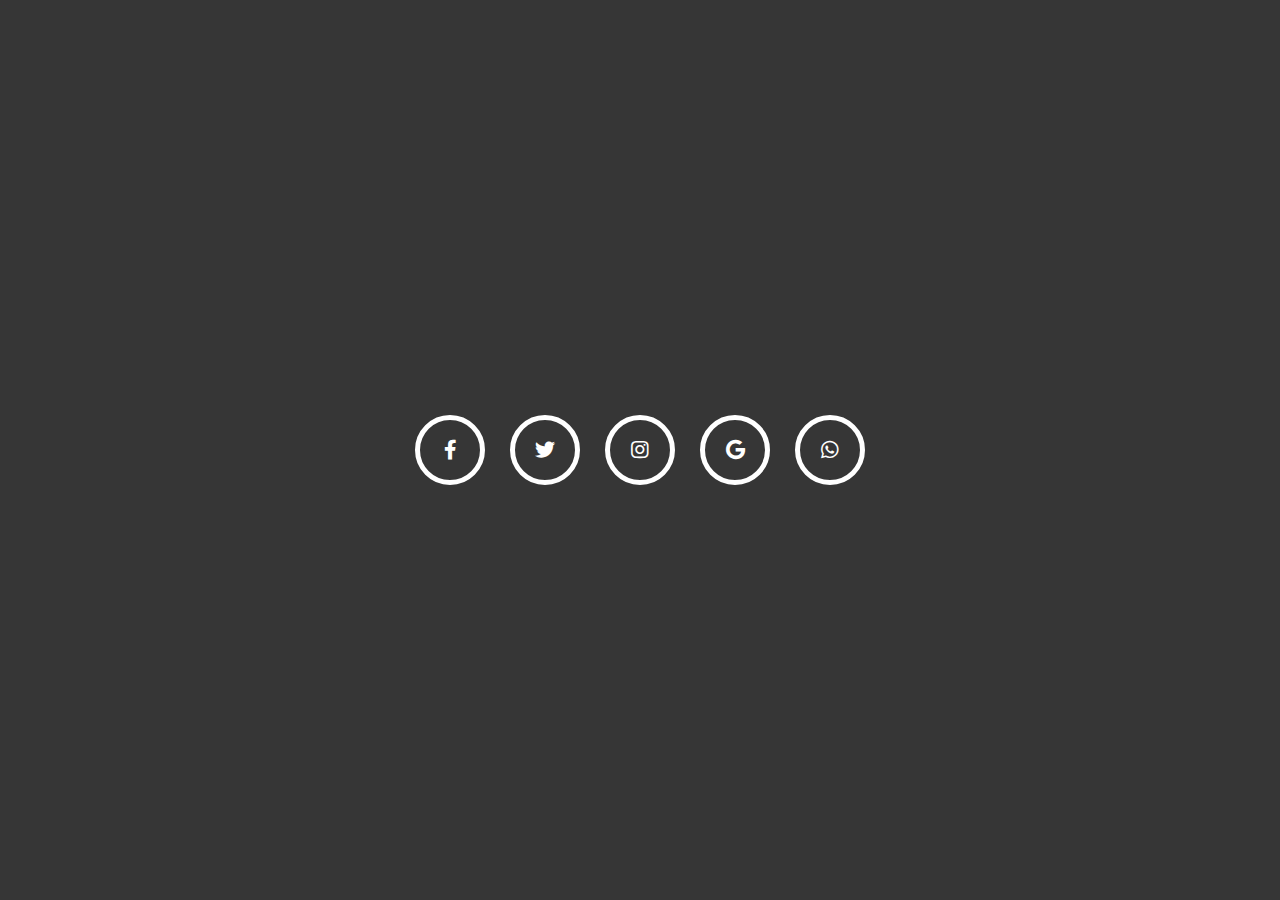
<file: Glowing buttons/index.html>
<!DOCTYPE html>
<html>
	<head>
		<meta charset="utf-8">
		<title>Glowing buttons</title>
		<link rel="stylesheet" type="text/css" href="style.css">
		<link rel="stylesheet" href="res/css/all.css">
	</head>
	<body>
		<div class="container">
			<ul class="social">
				<li class="social_item facebook"><i class="fab fa-facebook-f"></i></li>
				<li class="social_item twitter"><i class="fab fa-twitter"></i></li>
				<li class="social_item inst"><i class="fab fa-instagram"></i></li>
				<li class="social_item google"><i class="fab fa-google"></i></li>
				<li class="social_item whtsup"><i class="fab fa-whatsapp"></i></li>
			</ul>
		</div>
	</body>
</html>
</file>
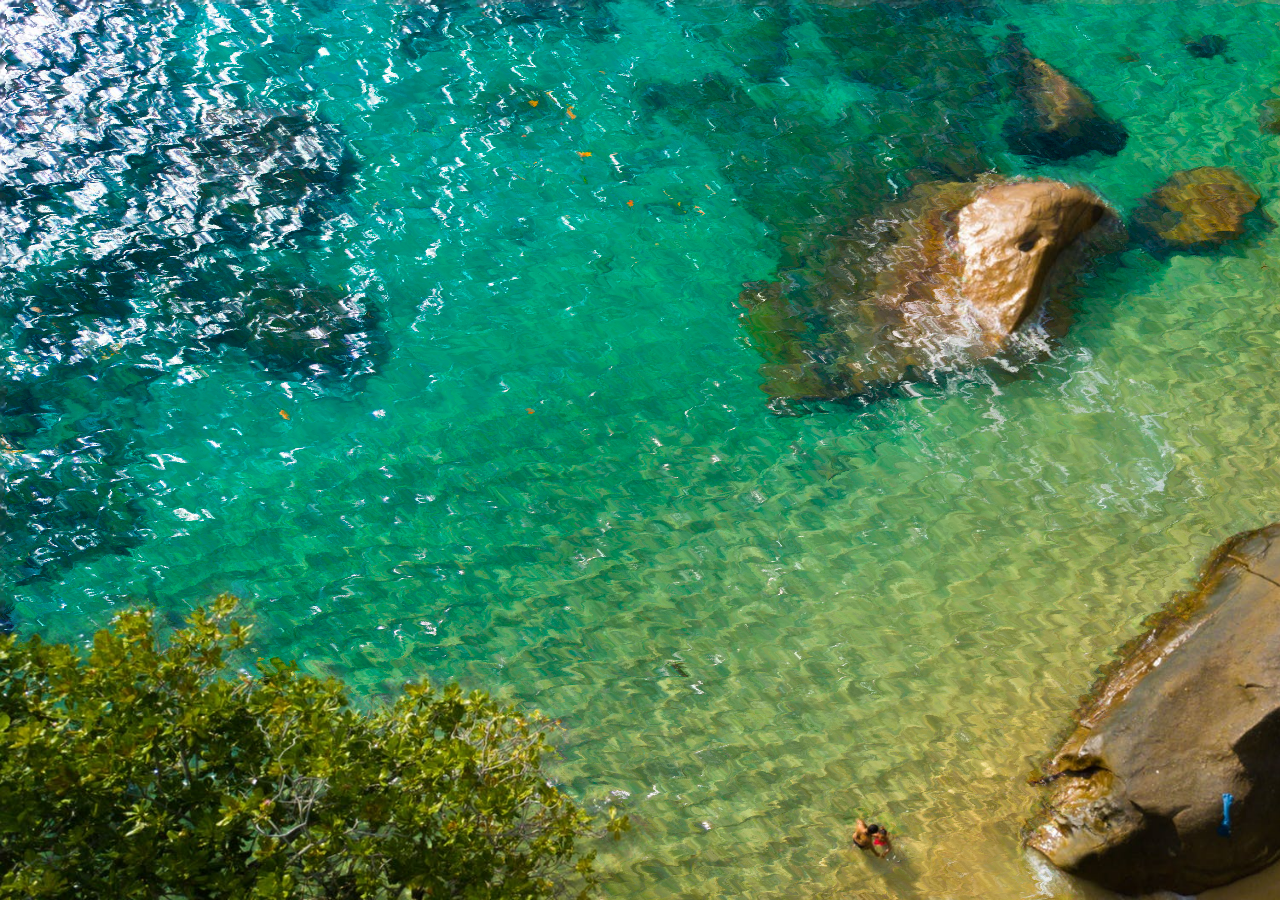
<file: Realistic Water Effect/index.html>
<!DOCTYPE html>
<html lang="en">
<head>
    <meta charset="UTF-8">
    <meta name="viewport" content="width=device-width, initial-scale=1.0">
    <meta http-equiv="X-UA-Compatible" content="ie=edge">
    <link rel="stylesheet" href="style.css">
    <title>Realistic Water Effect</title>
</head>
<body>
    <div class="background">
        <div class="water"></div>
    </div>
    <svg>
        <filter id="turbulence" x="0" y="0" width="100%" height="100%">
            <feTurbulence id="sea-filter" numOctaves="3" seed="2" baseFrequency="0.02 0.05"></feTurbulence>
            <feDisplacementMap scale="20" in="SourceGraphic"></feDisplacementMap>
            <animate xlink:href="#sea-filter" attributeName="baseFrequency" dur="60s" keyTimes="0; 0.5; 1"
             values="0.02 0.06; 0.04 0.08; 0.02 0.06" repeatCount="indefinite"></animate>
        </filter>
    </svg>
</body>
</html>
</file>
<file: Glowing buttons/style.css>
<<<<<<< HEAD
* {
	box-sizing: border-box;
}

body {
	margin: 0;
}

.container {
	height: 100vh;
	background-color: #363636;
	display: flex;
	justify-content: center;
	align-items: center;
}

.social {
	color: #fff;
	list-style: none;
	padding: 0;
	display: flex;
	justify-content: space-between;
	align-items: center;
	width: 450px;
}

.social_item {
	width: 60px;
	height: 60px;
	border-radius: 50%;
	border: 5px solid #fff;
	text-align: center;
	display: flex;
	justify-content: center;
	align-items: center;
	font-size: 20px;
	transition: 0.2s;
	cursor: pointer;
}

.social_item:hover {
	width: 80px;
	height: 80px;
	font-size: 26px;
	border: 7px solid #fff;
}

.facebook:hover {
	border-color: #f05;
	box-shadow: 0px 0px 20px 1px #f05, inset 0px 0px 10px 1px #f05;
	color: #f05;
}

.twitter:hover {
	border-color: #0090ff;
	box-shadow: 0px 0px 20px 1px #0090ff, inset 0px 0px 10px 1px #0090ff;
	color: #0090ff;
}

.inst:hover {
	border-color: #00e5ff;
	box-shadow: 0px 0px 20px 1px #00e5ff, inset 0px 0px 10px 1px #00e5ff;
	color: #00e5ff;
}

.google:hover {
	border-color: #7f0;
	box-shadow: 0px 0px 20px 1px #7f0, inset 0px 0px 10px 1px #7f0;
	color: #7f0;
}

.whtsup:hover {
	border-color: #ffc800;
	box-shadow: 0px 0px 20px 1px #ffc800, inset 0px 0px 10px 1px #ffc800;
	color: #ffc800;
}

=======
* {
	box-sizing: border-box;
}

body {
	margin: 0;
}

.container {
	height: 100vh;
	background-color: #363636;
	display: flex;
	justify-content: center;
	align-items: center;
}

.social {
	color: #fff;
	list-style: none;
	padding: 0;
	display: flex;
	justify-content: space-between;
	align-items: center;
	width: 450px;
}

.social_item {
	width: 60px;
	height: 60px;
	border-radius: 50%;
	border: 5px solid #fff;
	text-align: center;
	display: flex;
	justify-content: center;
	align-items: center;
	font-size: 20px;
	transition: 0.2s;
	cursor: pointer;
}

.social_item:hover {
	width: 80px;
	height: 80px;
	font-size: 26px;
	border: 7px solid #fff;
}

.facebook:hover {
	border-color: #f05;
	box-shadow: 0px 0px 20px 1px #f05, inset 0px 0px 10px 1px #f05;
	color: #f05;
}

.twitter:hover {
	border-color: #0090ff;
	box-shadow: 0px 0px 20px 1px #0090ff, inset 0px 0px 10px 1px #0090ff;
	color: #0090ff;
}

.inst:hover {
	border-color: #00e5ff;
	box-shadow: 0px 0px 20px 1px #00e5ff, inset 0px 0px 10px 1px #00e5ff;
	color: #00e5ff;
}

.google:hover {
	border-color: #7f0;
	box-shadow: 0px 0px 20px 1px #7f0, inset 0px 0px 10px 1px #7f0;
	color: #7f0;
}

.whtsup:hover {
	border-color: #ffc800;
	box-shadow: 0px 0px 20px 1px #ffc800, inset 0px 0px 10px 1px #ffc800;
	color: #ffc800;
}

>>>>>>> 3b3e9fee598de48f4fbfaea5518ae6c48292afa5
</file>
<file: Realistic Water Effect/style.css>
body {
    margin: 0;
    height: 100vh;
    width: 100vw;
}

.background {
    position: absolute;
    top: 0;
    left: 0;
    height: 100vh;
    width: 100vw;
    background-image: url("img/sea.jpg");
    background-size: cover;
}

.background .water {
    position: absolute;
    top: 0;
    left: 0;
    height: 100vh;
    width: 100vw;
    background-image: url("img/sea-mask.png");
    background-size: cover;
    filter:url("#turbulence");
}
</file>
